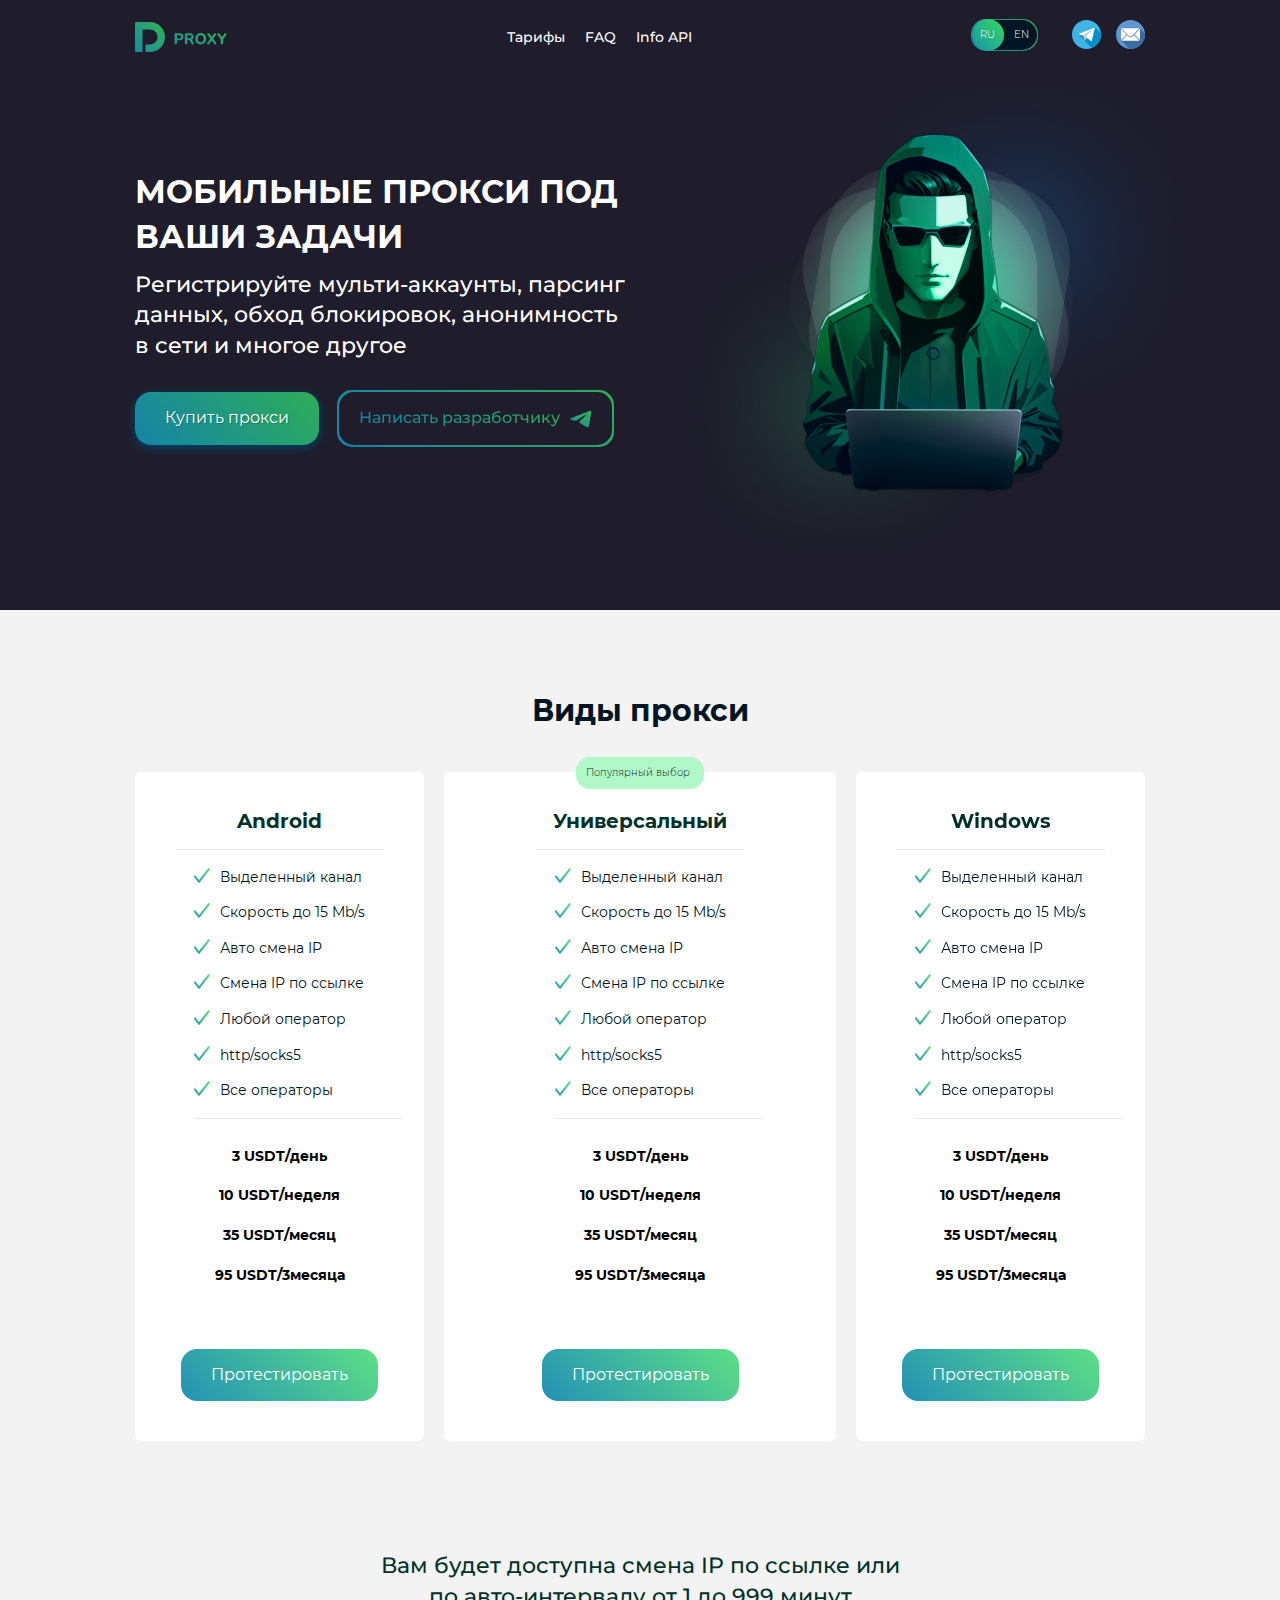
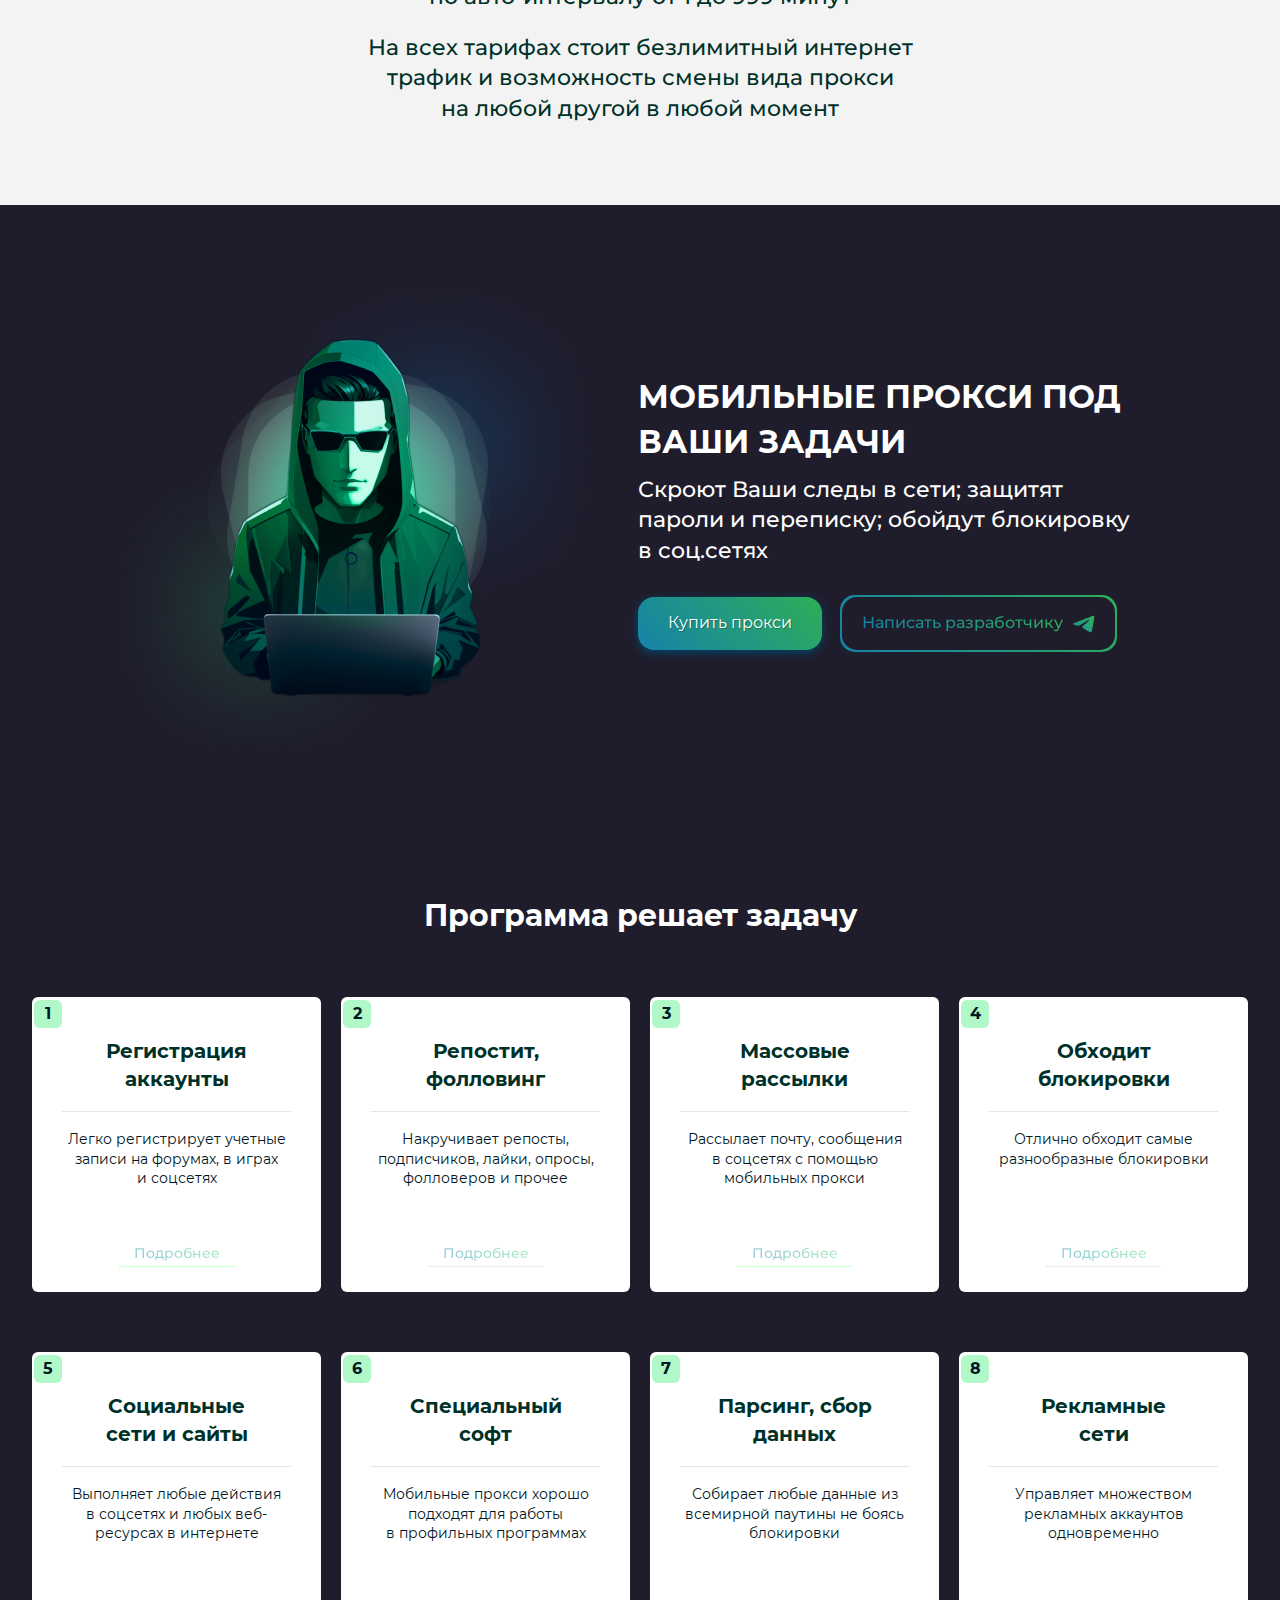
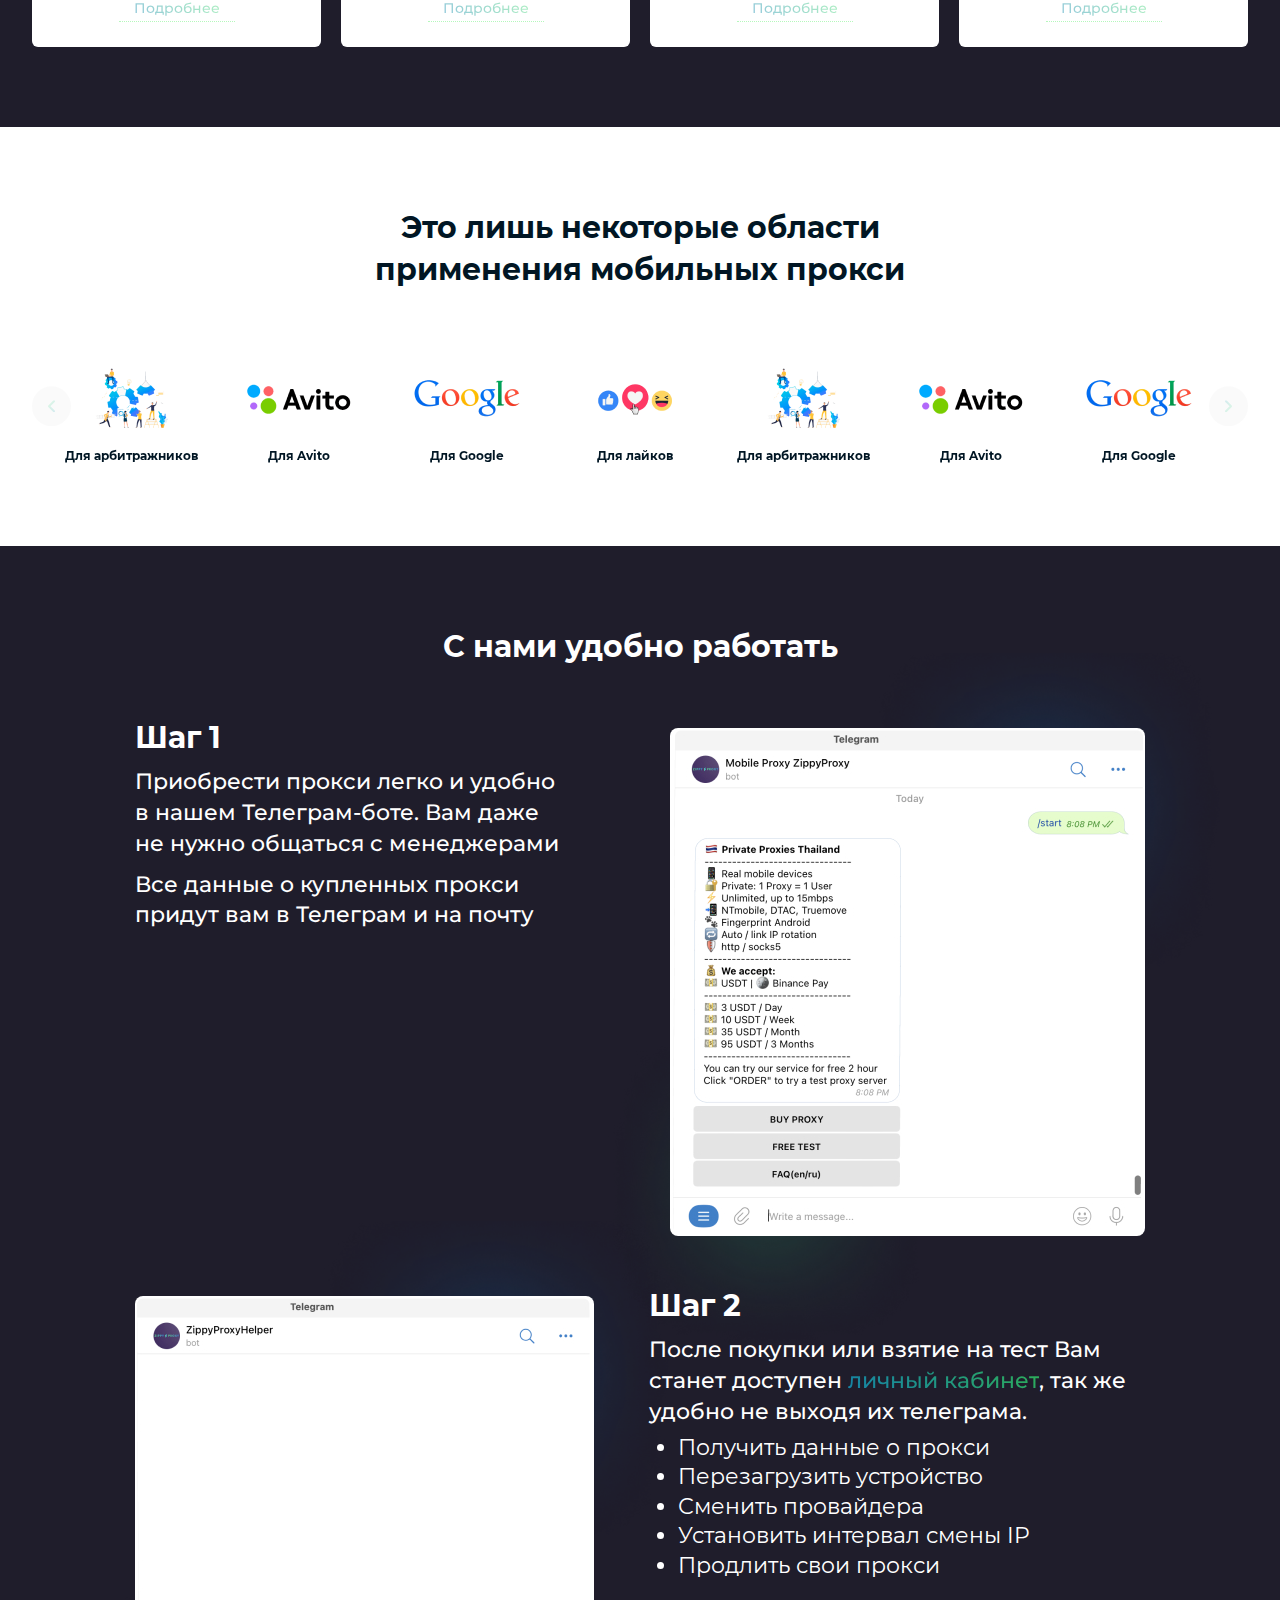
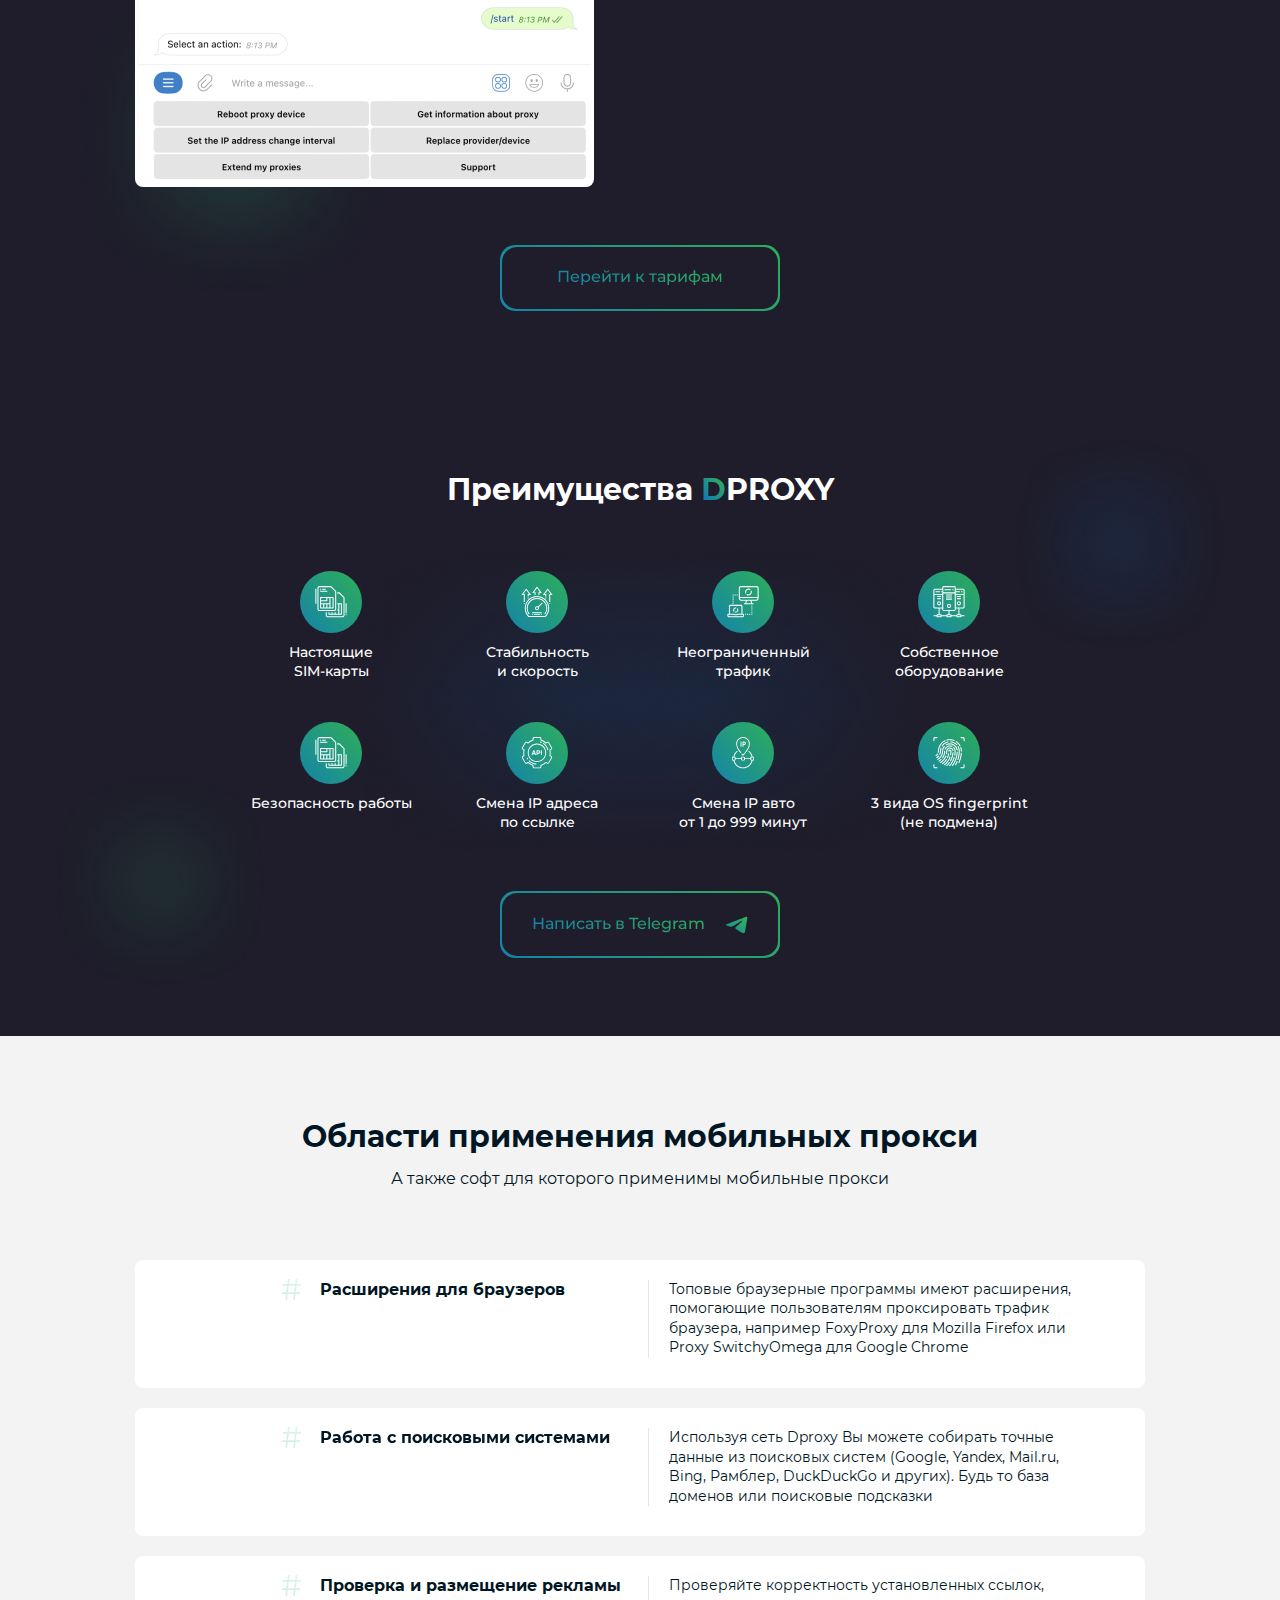
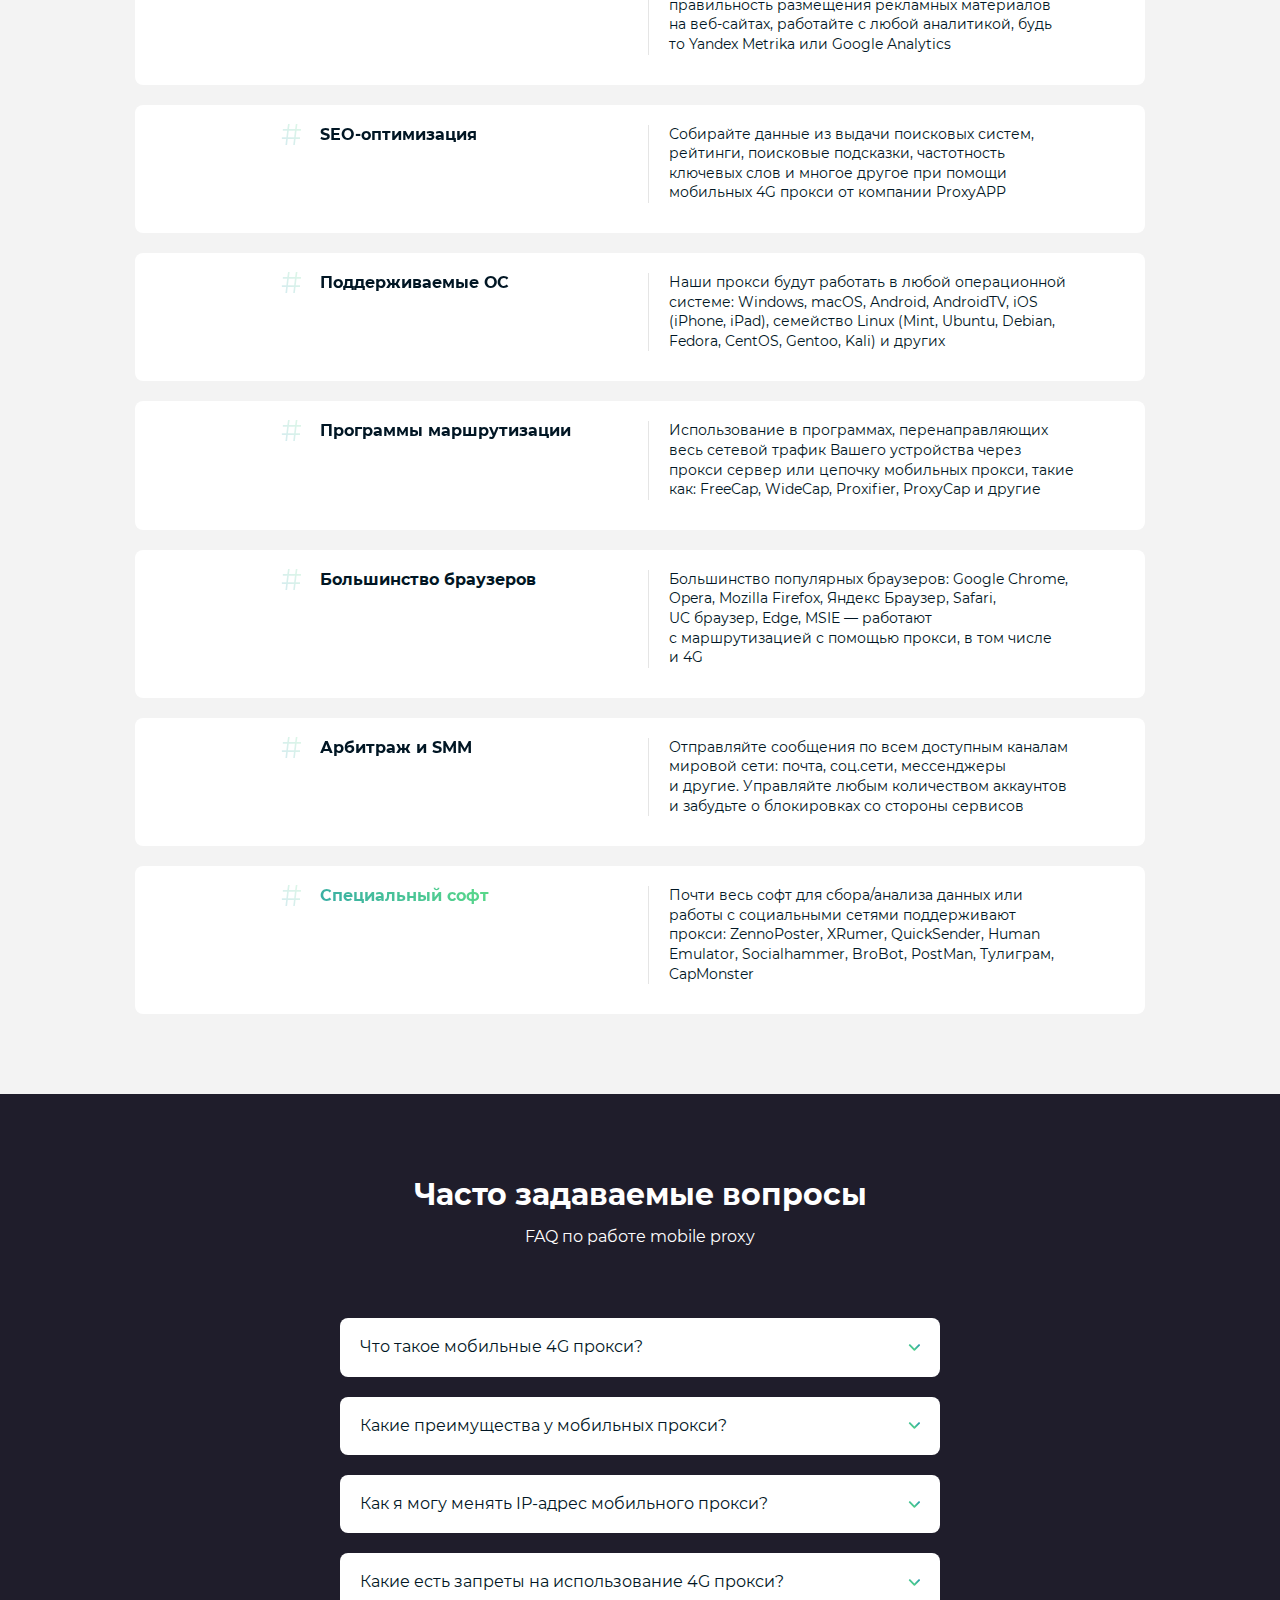
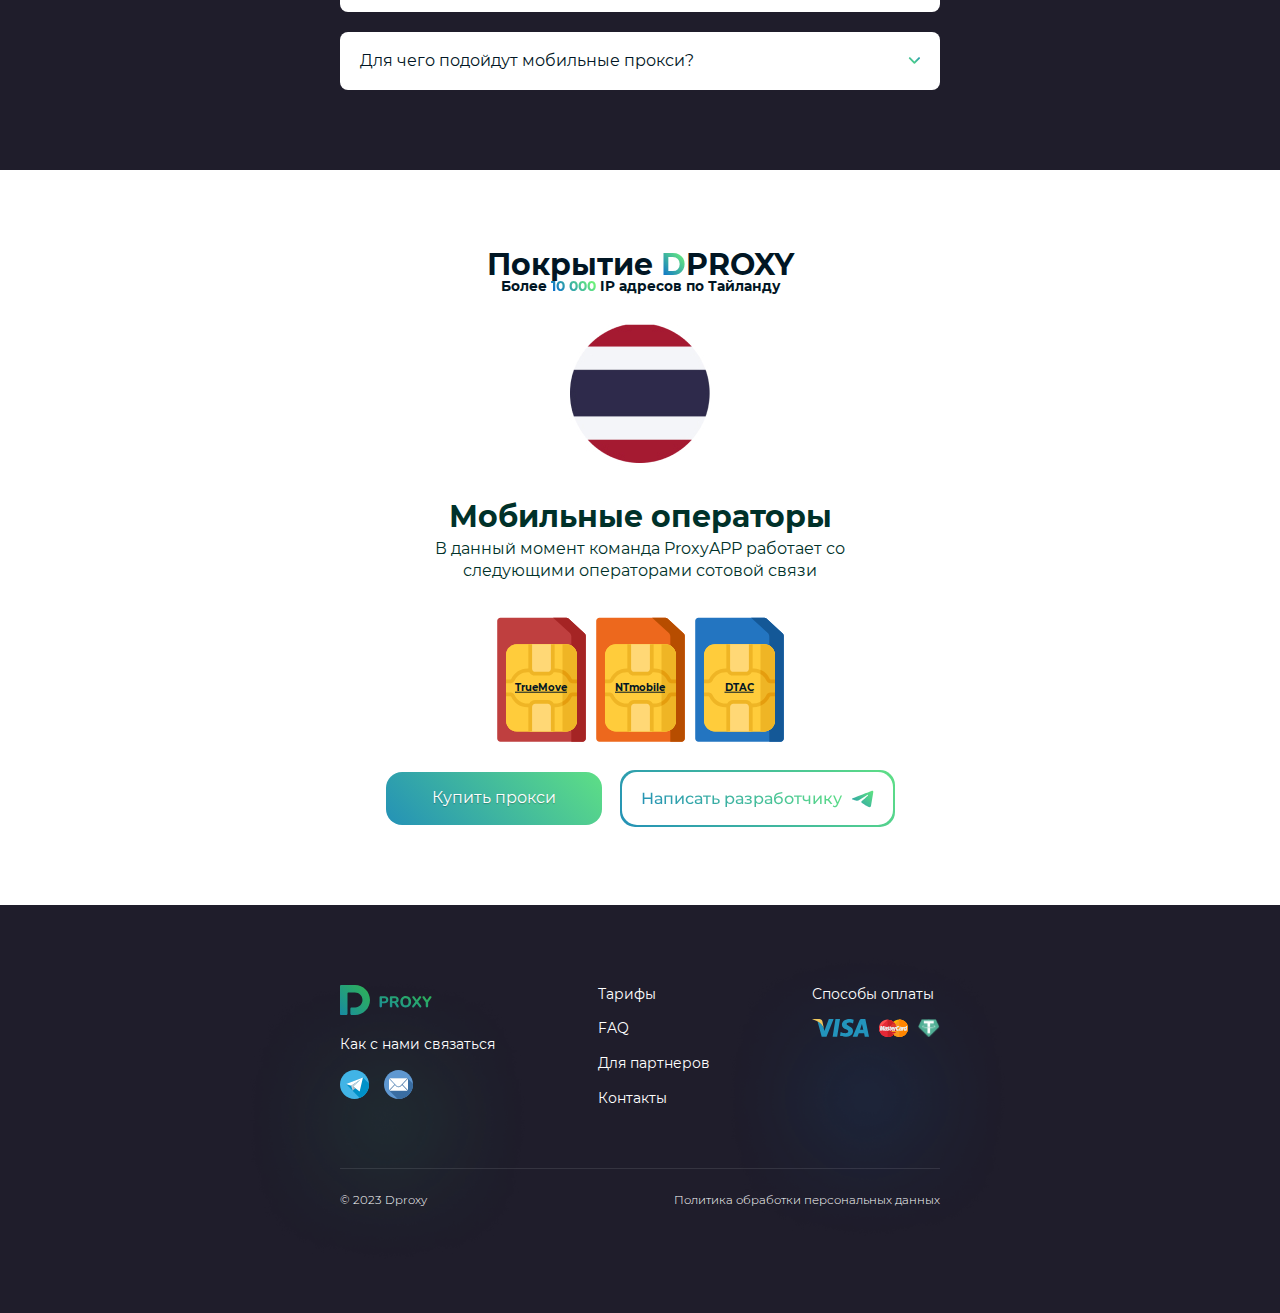
<file: index.html>
<!DOCTYPE html>
<html lang="ru">

<head>
  <meta charset="UTF-8" />
  <meta name="viewport" content="width=device-width, initial-scale=1.0" />
  <title>Dproxy</title>
  <link rel="stylesheet" href="css/swiper-bundle.min.css">
  <link rel="stylesheet" href="css/style.css">



</head>

<body>
  <div class="wrapper">
    <header class="header">
      <div class="container">
        <div class="header__wrapper">
          <a class="logo header__logo" href="index.html" aria-label="Dproxy logo">
          </a>

          <nav class="nav header__nav">
            <button class="header__btn-back btn-reset" aria-label="arrow left to back"></button>
            <ul class="nav__list header__nav-list list-reset">
              <li class="nav__item header__nav-item">
                <a class="nav__link header__nav-link" href="#">
                  Тарифы
                </a>
              </li>

              <li class="nav__item header__nav-item">
                <a class="nav__link header__nav-link" href="#">
                  FAQ
                </a>
              </li>


              <li class="nav__item header__nav-item">
                <a class="nav__link header__nav-link" href="api.html">
                  Info API
                </a>
              </li>
            </ul>

            <ul class="socials header-menu__socials list-reset">
              <li class="socials__item header-menu__socials-item">
                <a class="socials__link socials__link--tg header-menu__socials-link" href="#" aria-label="telegram icon"
                  target="_blank"></a>
              </li>

              <li class="socials__item header-menu__socials-item">
                <a class="socials__link socials__link--mail header-menu__socials-link" href="#" aria-label="mailbox icon"
                  target="_blank"></a>
              </li>
            </ul>

            <div class="lang">
              <img class="lang__img" src="images/lang.svg" alt="lang ball green">
              <button class="lang__btn-change btn-reset">
                <span class="lang__descr">Русский</span>

                <span class="lang__arrow" aria-label="arrow down to choose language">
                </span>
              </button>
              
            </div>

          </nav>

          <div class="header__right">
            <!-- <div class="toggle">
              <input class="toggle-input" type="checkbox">
            </div> -->

            <div class="switch-toggle" aria-checked="false" role="switch">
              <span class="switch-toggle-border"></span>
              <div class="switch-toggle-box"></div>
              <!-- <input type="checkbox" class="switch-toggle-input"> -->
            </div>


            <button class="burger btn-reset" aria-label="burger menu">

            </button>
            <ul class="socials header__socials list-reset">
              <li class="socials__item header__socials-item">
                <a class="socials__link socials__link--tg header__socials-link" href="#" aria-label="telegram icon"
                  target="_blank"></a>
              </li>

              <li class="socials__item header__socials-item">
                <a class="socials__link socials__link--mail header__socials-link" href="#" aria-label="mailbox icon"
                  target="_blank"></a>
              </li>
            </ul>
          </div>
        </div>


      </div>
    </header>

    <main class="main">
      <section class="hero">
        <div class="container">
          <div class="hero__content">
            <div class="hero__info">
              <h1 class="hero__title">Мобильные прокси под ваши задачи
                <span class="visually-hidden">D proxy</span>
              </h1>
              <p class="hero__descr">Регистрируйте мульти-аккаунты, парсинг данных, обход блокировок, анонимность
                в&nbsp;сети и&nbsp;многое другое</p>

              <div class="hero__buttons block-btn">
                <button class="hero__btn btn-reset btn-buyproxy">Купить прокси</button>
                <a class="hero__link link-writetocreator" target="_blank" href="#">
                  <!-- Написать разработчику -->
                  <span class="link-title">Написать разработчику</span>
                  <span class="link-writetocreator__icon">
                    <svg width="22" height="18" viewBox="0 0 22 18" fill="none" xmlns="http://www.w3.org/2000/svg">
                      <path
                        d="M19.4944 0.896432C16.6843 1.98725 4.63506 6.66497 1.30587 7.93988C-0.926842 8.7565 0.380215 9.52217 0.380215 9.52217C0.380215 9.52217 2.2861 10.1346 3.91998 10.5939C5.55363 11.0533 6.42493 10.543 6.42493 10.543L14.1033 5.69424C16.8261 3.9589 16.1727 5.38793 15.5191 6.00055C14.1033 7.32769 11.7616 9.42006 9.80117 11.1045C8.92987 11.819 9.36541 12.4314 9.74681 12.7377C11.1626 13.8606 15.0292 16.1574 15.2468 16.3105C16.3972 17.0738 18.6601 18.1725 19.0042 15.8511L20.3657 7.83799C20.8014 5.13299 21.237 2.63198 21.2913 1.91747C21.4548 0.18192 19.4944 0.896432 19.4944 0.896432Z"
                        fill="url(#paint0_linear_201_2056)" />
                      <defs>
                        <linearGradient id="paint0_linear_201_2056" x1="-9.47591" y1="24.5645" x2="19.0425"
                          y2="-9.49302" gradientUnits="userSpaceOnUse">
                          <stop stop-color="#0A6FCC" />
                          <stop offset="1" stop-color="#3BED4D" stop-opacity="0.75" />
                        </linearGradient>
                      </defs>
                    </svg>

                  </span>
                </a>
              </div>
            </div>
            <div class="hero__img-box">
              <div class="hero__decor-item hero__decor-item--blue decor-item decor-item--blue">

              </div>
              <img class="hero__img" src="images/man.png" alt="man">
              <div class="hero__decor-item hero__decor-item--green decor-item decor-item--green">
              </div>
            </div>
      </section>

      <section class="proxy-types">
        <div class="container">
          <h2 class="proxy-types__title section-title">Виды прокси</h2>
          
          <div class="swiper proxy-types__slider">
            <ul class="proxy-types__slider-container swiper-wrapper proxy-types__items types-list list-reset">
              <li class="swiper-slide types-list__item types-item">
                <h3 class="types-item__head">Android</h3>
  
                <ul class="types-item__list list-reset">
                  <li class="types-item__el">Выделенный канал</li>
                  <li class="types-item__el">Скорость до 15 Mb/s</li>
                  <li class="types-item__el">Авто смена IP</li>
                  <li class="types-item__el">Смена IP по ссылке</li>
                  <li class="types-item__el">Любой оператор</li>
                  <li class="types-item__el">http/socks5</li>
                  <li class="types-item__el">Все операторы</li>
                </ul>
  
                <div class="types-item__payment">
                  <span class="types-item__pay">3 USDT/день</span>
                  <span class="types-item__pay">10 USDT/неделя</span>
                  <span class="types-item__pay">35 USDT/месяц</span>
                  <span class="types-item__pay">95 USDT/3месяца</span>
  
                </div>
  
                <div class="types-item__box">
                  <button class="types-item__button btn-reset">Протестировать</button>
                </div>
              </li>
  
              <li class="swiper-slide types-list__item types-item types-item__main">
                <h3 class="types-item__head">Универсальный</h3>
  
                <ul class="types-item__list list-reset">
                  <li class="types-item__el">Выделенный канал</li>
                  <li class="types-item__el">Скорость до 15 Mb/s</li>
                  <li class="types-item__el">Авто смена IP</li>
                  <li class="types-item__el">Смена IP по ссылке</li>
                  <li class="types-item__el">Любой оператор</li>
                  <li class="types-item__el">http/socks5</li>
                  <li class="types-item__el">Все операторы</li>
                </ul>
  
                <div class="types-item__payment">
                  <span class="types-item__pay">3 USDT/день</span>
                  <span class="types-item__pay">10 USDT/неделя</span>
                  <span class="types-item__pay">35 USDT/месяц</span>
                  <span class="types-item__pay">95 USDT/3месяца</span>
  
                </div>
  
                <div class="types-item__box">
                  <button class="types-item__button btn-reset">Протестировать</button>
                </div>
              </li>
  
  
  
              <li class="swiper-slide types-list__item types-item">
                <h3 class="types-item__head">Windows</h3>
  
                <ul class="types-item__list list-reset">
                  <li class="types-item__el">Выделенный канал</li>
                  <li class="types-item__el">Скорость до 15 Mb/s</li>
                  <li class="types-item__el">Авто смена IP</li>
                  <li class="types-item__el">Смена IP по ссылке</li>
                  <li class="types-item__el">Любой оператор</li>
                  <li class="types-item__el">http/socks5</li>
                  <li class="types-item__el">Все операторы</li>
                </ul>
  
                <div class="types-item__payment">
                  <span class="types-item__pay">3 USDT/день</span>
                  <span class="types-item__pay">10 USDT/неделя</span>
                  <span class="types-item__pay">35 USDT/месяц</span>
                  <span class="types-item__pay">95 USDT/3месяца</span>
  
                </div>
                <div class="types-item__box">
                  <button class="types-item__button btn-reset">Протестировать</button>
                </div>
              </li>
            </ul>

            <div class="swiper-pagination"></div>
          </div>

          <h3 class="proxy-types__subtitle proxy-types__subtitle--1"> Вам будет доступна смена IP по ссылке или
            по авто-интервалу от 1 до 999 минут
          </h3>

          <h3 class="proxy-types__subtitle proxy-types__subtitle--2"> На всех тарифах стоит безлимитный интернет трафик
            и возможность смены вида прокси на любой другой в любой момент
          </h3>
        </div>
      </section>

      <section class="hero proxy">
        <div class="container">
          <div class="hero__content">
            <div class="hero__info">
              <h2 class="hero__title">Мобильные прокси под ваши задачи
                <span class="visually-hidden">D proxy</span>
              </h2>
              <p class="hero__descr">Скроют Ваши следы в сети; защитят пароли и переписку; обойдут блокировку
                в соц.сетях</p>

              <div class="hero__buttons block-btn">
                <button class="hero__btn btn-reset btn-buyproxy">Купить прокси</button>
                <a class="hero__link link-writetocreator" target="_blank" href="#">
                  <!-- Написать разработчику -->
                  <span class="link-title">Написать разработчику</span>
                  <span class="link-writetocreator__icon">
                    <svg width="22" height="18" viewBox="0 0 22 18" fill="none" xmlns="http://www.w3.org/2000/svg">
                      <path
                        d="M19.4944 0.896432C16.6843 1.98725 4.63506 6.66497 1.30587 7.93988C-0.926842 8.7565 0.380215 9.52217 0.380215 9.52217C0.380215 9.52217 2.2861 10.1346 3.91998 10.5939C5.55363 11.0533 6.42493 10.543 6.42493 10.543L14.1033 5.69424C16.8261 3.9589 16.1727 5.38793 15.5191 6.00055C14.1033 7.32769 11.7616 9.42006 9.80117 11.1045C8.92987 11.819 9.36541 12.4314 9.74681 12.7377C11.1626 13.8606 15.0292 16.1574 15.2468 16.3105C16.3972 17.0738 18.6601 18.1725 19.0042 15.8511L20.3657 7.83799C20.8014 5.13299 21.237 2.63198 21.2913 1.91747C21.4548 0.18192 19.4944 0.896432 19.4944 0.896432Z"
                        fill="url(#paint0_linear_201_2056)" />
                      <defs>
                        <linearGradient id="paint0_linear_201_2056" x1="-9.47591" y1="24.5645" x2="19.0425"
                          y2="-9.49302" gradientUnits="userSpaceOnUse">
                          <stop stop-color="#0A6FCC" />
                          <stop offset="1" stop-color="#3BED4D" stop-opacity="0.75" />
                        </linearGradient>
                      </defs>
                    </svg>

                  </span>
                </a>
              </div>
            </div>
            <div class="hero__img-box">
              <div class="hero__decor-item hero__decor-item--blue decor-item decor-item--blue">

              </div>
              <img class="hero__img" src="images/man.png" alt="man">
              <div class="hero__decor-item hero__decor-item--green decor-item decor-item--green">
              </div>
            </div>
      </section>

      <section class="help">
        <div class="container-big">
          <h2 class="help__title section-title section-title--light">Программа решает задачу</h2>

          <div class="swiper help__slider">
            <ul class="swiper-wrapper help__items list-reset">
              <li class="swiper-slide help__item">
                <div class="help__item-card">
                  <h3 class="help__item-title">Регистрация
                    аккаунты</h3>
  
                  <p class="help__item-descr">Легко регистрирует учетные записи на форумах, в играх и соцсетях</p>
  
  
                  <button class="help__item-btn btn-reset">
                    <span>Подробнее</span>
                  </button>
                </div>
  
              </li>
  
              <li class="swiper-slide help__item">
                <div class="help__item-card">
                  <h3 class="help__item-title">Репостит,
                    фолловинг</h3>
  
                  <p class="help__item-descr">Накручивает репосты,
                    подписчиков, лайки,
                    опросы, фолловеров и прочее</p>
  
  
                  <button class="help__item-btn btn-reset">
                    <span>Подробнее</span>
                  </button>
                </div>
              </li>
  
  
              <li class="swiper-slide help__item">
                <div class="help__item-card">
                  <h3 class="help__item-title">Массовые
                    рассылки</h3>
  
                  <p class="help__item-descr">Рассылает почту,
                    сообщения в соцсетях с помощью мобильных прокси</p>
  
  
                  <button class="help__item-btn btn-reset">
                    <span>Подробнее</span>
                  </button>
                </div>
  
              </li>
  
              <li class="swiper-slide help__item">
                <div class="help__item-card">
                  <h3 class="help__item-title">Обходит
                    блокировки</h3>
  
                  <p class="help__item-descr">Отлично обходит самые
                    разнообразные блокировки</p>
  
  
                  <button class="help__item-btn btn-reset">
                    <span>Подробнее</span>
                  </button>
                </div>
  
              </li>
  
  
              <li class="swiper-slide help__item">
                <div class="help__item-card">
                  <h3 class="help__item-title">Социальные
                    сети и сайты</h3>
  
                  <p class="help__item-descr">Выполняет любые
                    действия в соцсетях и любых веб-ресурсах в интернете</p>
  
  
                  <button class="help__item-btn btn-reset">
                    <span>Подробнее</span>
                  </button>
                </div>
              </li>
  
  
              <li class="swiper-slide help__item">
                <div class="help__item-card">
                  <h3 class="help__item-title">Специальный
                    софт</h3>
  
                  <p class="help__item-descr">Мобильные прокси хорошо подходят для работы в профильных программах</p>
  
  
                  <button class="help__item-btn btn-reset">
                    <span>Подробнее</span>
                  </button>
                </div>
              </li>
  
  
              <li class="swiper-slide help__item">
                <div class="help__item-card">
                  <h3 class="help__item-title">Парсинг, сбор
                    данных</h3>
  
                  <p class="help__item-descr">Собирает любые данные из всемирной паутины не боясь блокировки</p>
  
  
                  <button class="help__item-btn btn-reset">
                    <span>Подробнее</span>
                  </button>
                </div>
              </li>
  
  
              <li class="swiper-slide help__item">
                <div class="help__item-card">
                  <h3 class="help__item-title">Рекламные
                    сети</h3>
  
                  <p class="help__item-descr">Управляет множеством рекламных аккаунтов одновременно</p>
  
  
                  <button class="help__item-btn btn-reset">
                    <span>Подробнее</span>
                  </button>
                </div>
  
              </li>
            </ul>

          </div>



        </div>
      </section>

      <section class="apply">
        <div class="container-big">
          <h2 class="apply__title section-title">Это лишь некоторые области применения мобильных прокси</h2>

          <div class="apply__box swiper">
            <div class="apply__slider swiper-wrapper">
              <div class="apply__item swiper-slide">
                <img class="apply__item-img" src="images/apply-arb.png" alt="arbitials">
                <span class="apply__item-descr">Для арбитражников</span>
              </div>

              <div class="apply__item swiper-slide">
                <img class="apply__item-img" src="images/apply-avito.png" alt="avito">
                <span class="apply__item-descr">Для Avito</span>
              </div>

              <div class="apply__item swiper-slide">
                <img class="apply__item-img" src="images/apply-google.png" alt="google">
                <span class="apply__item-descr">Для Google</span>
              </div>

              <div class="apply__item swiper-slide">
                <img class="apply__item-img" src="images/apply-likes.png" alt="like">
                <span class="apply__item-descr">Для лайков</span>
              </div>

              <div class="apply__item swiper-slide">
                <img class="apply__item-img" src="images/apply-arb.png" alt="arbitials">
                <span class="apply__item-descr">Для арбитражников</span>
              </div>

              <div class="apply__item swiper-slide">
                <img class="apply__item-img" src="images/apply-avito.png" alt="avito">
                <span class="apply__item-descr">Для Avito</span>
              </div>

              <div class="apply__item swiper-slide">
                <img class="apply__item-img" src="images/apply-google.png" alt="google">
                <span class="apply__item-descr">Для Google</span>
              </div>

              <div class="apply__item swiper-slide">
                <img class="apply__item-img" src="images/apply-likes.png" alt="like">
                <span class="apply__item-descr">Для лайков</span>
              </div>

              <div class="apply__item swiper-slide">
                <img class="apply__item-img" src="images/apply-arb.png" alt="arbitials">
                <span class="apply__item-descr">Для арбитражников</span>
              </div>

              <div class="apply__item swiper-slide">
                <img class="apply__item-img" src="images/apply-avito.png" alt="avito">
                <span class="apply__item-descr">Для Avito</span>
              </div>

              <div class="apply__item swiper-slide">
                <img class="apply__item-img" src="images/apply-google.png" alt="google">
                <span class="apply__item-descr">Для Google</span>
              </div>

              <div class="apply__item swiper-slide">
                <img class="apply__item-img" src="images/apply-likes.png" alt="like">
                <span class="apply__item-descr">Для лайков</span>
              </div>

              <div class="apply__item swiper-slide">
                <img class="apply__item-img" src="images/apply-arb.png" alt="arbitials">
                <span class="apply__item-descr">Для арбитражников</span>
              </div>

              <div class="apply__item swiper-slide">
                <img class="apply__item-img" src="images/apply-avito.png" alt="avito">
                <span class="apply__item-descr">Для Avito</span>
              </div>

              <div class="apply__item swiper-slide">
                <img class="apply__item-img" src="images/apply-google.png" alt="google">
                <span class="apply__item-descr">Для Google</span>
              </div>

              <div class="apply__item swiper-slide">
                <img class="apply__item-img" src="images/apply-likes.png" alt="like">
                <span class="apply__item-descr">Для лайков</span>
              </div>

            </div>

            <div class="swiper-button-prev"></div>
            <div class="swiper-button-next"></div>
          </div>


        </div>
      </section>



      <section class="work">
        <div class="container">
          <h2 class="work__title section-title section-title--light">С нами удобно работать</h2>
          <div class="work__inner">
            <div class="work__row work__row--1">
              <div class="work__row-text row-text--1">
                <div class="work__row-head">Шаг 1</div>
                <p class="work__row-descr">Приобрести прокси легко и удобно в нашем Телеграм-боте. Вам даже не нужно
                  общаться с менеджерами</p>
                <p class="work__row-descr">Все данные о купленных прокси придут вам в Телеграм и на почту</p>
              </div>
              <div class="work__row-box">
                <img class="work__row-image" src="images/work-1.jpg" alt="step 1 instruction img">
              </div>
            </div>

            <div class="work__row work__row--2">
              <div class="work__row-box">
                <img class="work__row-image" src="images/work-2.jpg" alt="step 1 instruction img">
              </div>

              <div class="work__row-text">
                <div class="work__row-head">Шаг 2</div>
                <p class="work__row-descr">После покупки или взятие на тест Вам станет доступен <span>личный
                    кабинет</span>, так же удобно не выходя их телеграма.</p>
                <ul class="work__row-list">
                  <li class="work__row-item">Получить данные о прокси</li>
                  <li class="work__row-item">Перезагрузить устройство</li>
                  <li class="work__row-item">Сменить провайдера</li>
                  <li class="work__row-item">Установить интервал смены IP</li>
                  <li class="work__row-item">Продлить свои прокси</li>
                </ul>
              </div>
            </div>

            <div class="work__link-box link-box">
              <a class="link-writetocreator work__link" href="#">
                <span class="link-title">Перейти к тарифам</span>
              </a>
            </div>

          </div>
        </div>

      </section>

      <section class="advantages">
        <div class="advantages__container">
          <h2 class="advantages__title section-title section-title--light">Преимущества <span
              class="title--decoration">D</span>PROXY</h2>

          <ul class="advantages__items list-reset">
            <li class="advantages__item">
              <div class="advantages__item-el">
                <span class="advantages__item-bg advantages__item-bg--1"></span>
              </div>
              <div class="advantages__item-descr">Настоящие <br> SIM-карты</div>
            </li>

            <li class="advantages__item">
              <div class="advantages__item-el">
                <span class="advantages__item-bg advantages__item-bg--2"></span>
              </div>
              <div class="advantages__item-descr">Стабильность и скорость</div>
            </li>

            <li class="advantages__item">
              <div class="advantages__item-el">
                <span class="advantages__item-bg advantages__item-bg--3"></span>
              </div>
              <div class="advantages__item-descr">Неограниченный
                трафик</div>
            </li>

            <li class="advantages__item">
              <div class="advantages__item-el">
                <span class="advantages__item-bg advantages__item-bg--4"></span>
              </div>
              <div class="advantages__item-descr">Собственное
                оборудование</div>
            </li>

            <li class="advantages__item">
              <div class="advantages__item-el">
                <span class="advantages__item-bg advantages__item-bg--5"></span>
              </div>
              <div class="advantages__item-descr">Безопасность
                работы</div>
            </li>

            <li class="advantages__item">
              <div class="advantages__item-el">
                <span class="advantages__item-bg advantages__item-bg--6"></span>
              </div>
              <div class="advantages__item-descr">Смена IP адреса <br>
                по ссылке</div>
            </li>

            <li class="advantages__item">
              <div class="advantages__item-el">
                <span class="advantages__item-bg advantages__item-bg--7"></span>
              </div>
              <div class="advantages__item-descr">Смена IP авто <br>
                от 1 до 999 минут</div>
            </li>

            <li class="advantages__item">
              <div class="advantages__item-el">
                <span class="advantages__item-bg advantages__item-bg--8"></span>
              </div>
              <div class="advantages__item-descr">3 вида OS fingerprint <br>
                (не подмена)</div>
            </li>
          </ul>

          <div class="advantages-box link-box">
            <a class="link-writetocreator advantages__link" href="#">
              <span class="link-title">Написать в Telegram</span>
              <span class="link-writetocreator__icon">
                <svg width="22" height="18" viewBox="0 0 22 18" fill="none" xmlns="http://www.w3.org/2000/svg">
                  <path
                    d="M19.4944 0.896432C16.6843 1.98725 4.63506 6.66497 1.30587 7.93988C-0.926842 8.7565 0.380215 9.52217 0.380215 9.52217C0.380215 9.52217 2.2861 10.1346 3.91998 10.5939C5.55363 11.0533 6.42493 10.543 6.42493 10.543L14.1033 5.69424C16.8261 3.9589 16.1727 5.38793 15.5191 6.00055C14.1033 7.32769 11.7616 9.42006 9.80117 11.1045C8.92987 11.819 9.36541 12.4314 9.74681 12.7377C11.1626 13.8606 15.0292 16.1574 15.2468 16.3105C16.3972 17.0738 18.6601 18.1725 19.0042 15.8511L20.3657 7.83799C20.8014 5.13299 21.237 2.63198 21.2913 1.91747C21.4548 0.18192 19.4944 0.896432 19.4944 0.896432Z"
                    fill="url(#paint0_linear_201_2056)" />
                  <defs>
                    <linearGradient id="paint0_linear_201_2056" x1="-9.47591" y1="24.5645" x2="19.0425" y2="-9.49302"
                      gradientUnits="userSpaceOnUse">
                      <stop stop-color="#0A6FCC" />
                      <stop offset="1" stop-color="#3BED4D" stop-opacity="0.75" />
                    </linearGradient>
                  </defs>
                </svg>

              </span>
            </a>
          </div>
        </div>

      </section>

      <section class="areas">
        <div class="container">
          <h2 class="areas__title section-title">
            Области применения мобильных прокси
            <span class="section-title--sub">А
              также софт для которого применимы мобильные прокси
            </span>
          </h2>

          <div class="swiper areas__slider">
            
            <div class="swiper-wrapper areas__items">
              <div class="swiper-slide areas__item">
                <h3 class="areas__item-title">Расширения для браузеров</h3>

                <p class="areas__item-descr">Топовые браузерные программы имеют расширения, помогающие пользователям
                  проксировать трафик браузера, например FoxyProxy для Mozilla Firefox или Proxy SwitchyOmega для Google
                  Chrome</p>
              </div>

              <div class="swiper-slide areas__item">
                <h3 class="areas__item-title">Работа с поисковыми системами</h3>

                <p class="areas__item-descr">Используя сеть Dproxy Вы можете собирать точные данные из поисковых систем
                  (Google, Yandex, Mail.ru, Bing, Рамблер, DuckDuckGo и других). Будь то база доменов или поисковые
                  подсказки</p>
              </div>

              <div class="swiper-slide areas__item">
                <h3 class="areas__item-title">Проверка и размещение рекламы</h3>

                <p class="areas__item-descr">Проверяйте корректность установленных ссылок, правильность размещения
                  рекламных материалов на веб-сайтах, работайте с любой аналитикой, будь то Yandex Metrika или Google
                  Analytics</p>
              </div>

              <div class="swiper-slide areas__item">
                <h3 class="areas__item-title">SEO-оптимизация</h3>

                <p class="areas__item-descr">Собирайте данные из выдачи поисковых систем, рейтинги, поисковые подсказки,
                  частотность ключевых слов и многое другое при помощи мобильных 4G прокси от компании ProxyAPP</p>
              </div>


              <div class="swiper-slide areas__item">
                <h3 class="areas__item-title">Поддерживаемые ОС</h3>

                <p class="areas__item-descr">Наши прокси будут работать в любой операционной системе: Windows, macOS,
                  Android, AndroidTV, iOS (iPhone, iPad), семейство Linux (Mint, Ubuntu, Debian, Fedora, CentOS, Gentoo,
                  Kali) и других</p>
              </div>


              <div class="swiper-slide areas__item">
                <h3 class="areas__item-title">Программы маршрутизации</h3>

                <p class="areas__item-descr">Использование в программах, перенаправляющих весь сетевой трафик Вашего
                  устройства через прокси сервер или цепочку мобильных прокси, такие как: FreeCap, WideCap, Proxifier,
                  ProxyCap и другие</p>
              </div>

              <div class="swiper-slide areas__item">
                <h3 class="areas__item-title">Большинство браузеров</h3>

                <p class="areas__item-descr">Большинство популярных браузеров: Google Chrome, Opera, Mozilla Firefox,
                  Яндекс Браузер, Safari, UC браузер, Edge, MSIE — работают с маршрутизацией с помощью прокси, в том числе
                  и 4G</p>
              </div>

              <div class="swiper-slide areas__item">
                <h3 class="areas__item-title">Арбитраж и SMM</h3>

                <p class="areas__item-descr">Отправляйте сообщения по всем доступным каналам мировой сети: почта,
                  соц.сети, мессенджеры и другие. Управляйте любым количеством аккаунтов и забудьте о блокировках
                  со стороны сервисов</p>
              </div>

              <div class="swiper-slide areas__item">
                <h3 class="areas__item-title areas__item-title--decor">Специальный софт</h3>

                <p class="areas__item-descr">Почти весь софт для сбора/анализа данных или работы с социальными сетями
                  поддерживают прокси: ZennoPoster, XRumer, QuickSender, Human Emulator, Socialhammer, BroBot, PostMan,
                  Тулиграм, CapMonster</p>
              </div>


            </div>
          </div>

        </div>
      </section>

      <section class="faq">
        <div class="faq__container">
          <h2 class="faq__title section-title section-title--light">Часто задаваемые вопросы <span
              class="section-title--sub">FAQ по работе mobile
              proxy</span></h2>

          <div class="accordion">
            <button class="accordion__switch btn-reset" aria-expanded="false">
              <h3 class="accordion__title">Что такое мобильные 4G прокси?</h3>

              <span class="accordion__icon"></span>
            </button>

            <div class="accordion__content" aria-hidden="true">
              <p class="accordion__text">
                4G прокси, как и классические прокси, — пропускают через себя поток данных от пользователя к серверу
                и получают ответный запрос. Мобильные прокси задействуют множество IP, используемые, в основном, для
                мобильных девайсов. Такие IP-адреса постоянно меняются и не вызывают со стороны сервера подозрений,
                т. к. ими пользуются сотни и тысячи пользователей. У сервера площадки не возникает сомнений, что запрос
                делает обычный человек, а не робот, поэтому сервер смягчает для них ограничения
              </p>
            </div>

          </div>

          <div class="accordion">
            <button class="accordion__switch btn-reset" aria-expanded="false">
              <h3 class="accordion__title">Какие преимущества у мобильных прокси?</h3>

              <span class="accordion__icon"></span>
            </button>

            <div class="accordion__content" aria-hidden="true">
              <p class="accordion__text">
                4G прокси, как и классические прокси, — пропускают через себя поток данных от пользователя к серверу
                и получают ответный запрос. Мобильные прокси задействуют множество IP, используемые, в основном, для
                мобильных девайсов. Такие IP-адреса постоянно меняются и не вызывают со стороны сервера подозрений,
                т. к. ими пользуются сотни и тысячи пользователей. У сервера площадки не возникает сомнений, что запрос
                делает обычный человек, а не робот, поэтому сервер смягчает для них ограничения
              </p>
            </div>

          </div>


          <div class="accordion">
            <button class="accordion__switch btn-reset" aria-expanded="false">
              <h3 class="accordion__title">Как я могу менять IP-адрес мобильного прокси?</h3>

              <span class="accordion__icon"></span>
            </button>

            <div class="accordion__content" aria-hidden="true">
              <p class="accordion__text">
                4G прокси, как и классические прокси, — пропускают через себя поток данных от пользователя к серверу
                и получают ответный запрос. Мобильные прокси задействуют множество IP, используемые, в основном, для
                мобильных девайсов. Такие IP-адреса постоянно меняются и не вызывают со стороны сервера подозрений,
                т. к. ими пользуются сотни и тысячи пользователей. У сервера площадки не возникает сомнений, что запрос
                делает обычный человек, а не робот, поэтому сервер смягчает для них ограничения
              </p>
            </div>

          </div>


          <div class="accordion">
            <button class="accordion__switch btn-reset" aria-expanded="false">
              <h3 class="accordion__title">Какие есть запреты на использование 4G прокси?</h3>

              <span class="accordion__icon"></span>
            </button>

            <div class="accordion__content" aria-hidden="true">
              <p class="accordion__text">
                4G прокси, как и классические прокси, — пропускают через себя поток данных от пользователя к серверу
                и получают ответный запрос. Мобильные прокси задействуют множество IP, используемые, в основном, для
                мобильных девайсов. Такие IP-адреса постоянно меняются и не вызывают со стороны сервера подозрений,
                т. к. ими пользуются сотни и тысячи пользователей. У сервера площадки не возникает сомнений, что запрос
                делает обычный человек, а не робот, поэтому сервер смягчает для них ограничения
              </p>
            </div>

          </div>

          <div class="accordion">
            <button class="accordion__switch btn-reset" aria-expanded="false">
              <h3 class="accordion__title">Для чего подойдут мобильные прокси?</h3>

              <span class="accordion__icon">


              </span>
            </button>

            <div class="accordion__content" aria-hidden="true">
              <p class="accordion__text">
                4G прокси, как и классические прокси, — пропускают через себя поток данных от пользователя к серверу
                и получают ответный запрос. Мобильные прокси задействуют множество IP, используемые, в основном, для
                мобильных девайсов. Такие IP-адреса постоянно меняются и не вызывают со стороны сервера подозрений,
                т. к. ими пользуются сотни и тысячи пользователей. У сервера площадки не возникает сомнений, что запрос
                делает обычный человек, а не робот, поэтому сервер смягчает для них ограничения
              </p>
            </div>

          </div>
        </div>
      </section>

      <section class="mobile">
        <div class="mobile__container">
          <h2 class="mobile__title section-title">
            Покрытие <span class="title--decoration">D</span>PROXY
            <span class="mobile__subtitle section-title--sub">Более <span class="title--decoration">10 000</span> IP
              адресов по Тайланду</span>
          </h2>

          <img class="mobile__img" src="images/thai-flag.jpg" alt="thailand flag">

          <h3 class="mobile__heading">Мобильные операторы
            <span class="mobile__heading-subtitle">В данный момент команда ProxyAPP работает со следующими операторами
              сотовой связи</span>
          </h3>

          <ul class="mobile__items list-reset">
            <li class="mobile__item mobile__item--1">
              <span>TrueMove</span>
            </li>
            <li class="mobile__item mobile__item--2">
              <span>NTmobile</span>
            </li>
            <li class="mobile__item mobile__item--3">
              <span>DTAC</span>
            </li>
          </ul>

          <div class="block-btn mobile__buttons">
            <button class="mobile__btn btn-reset btn-buyproxy">Купить прокси</button>
            <a class="mobile__link link-writetocreator" target="_blank" href="#">
              <!-- Написать разработчику -->
              <span class="link-title">Написать разработчику</span>
              <span class="link-writetocreator__icon">
                <svg width="22" height="18" viewBox="0 0 22 18" fill="none" xmlns="http://www.w3.org/2000/svg">
                  <path
                    d="M19.4944 0.896432C16.6843 1.98725 4.63506 6.66497 1.30587 7.93988C-0.926842 8.7565 0.380215 9.52217 0.380215 9.52217C0.380215 9.52217 2.2861 10.1346 3.91998 10.5939C5.55363 11.0533 6.42493 10.543 6.42493 10.543L14.1033 5.69424C16.8261 3.9589 16.1727 5.38793 15.5191 6.00055C14.1033 7.32769 11.7616 9.42006 9.80117 11.1045C8.92987 11.819 9.36541 12.4314 9.74681 12.7377C11.1626 13.8606 15.0292 16.1574 15.2468 16.3105C16.3972 17.0738 18.6601 18.1725 19.0042 15.8511L20.3657 7.83799C20.8014 5.13299 21.237 2.63198 21.2913 1.91747C21.4548 0.18192 19.4944 0.896432 19.4944 0.896432Z"
                    fill="url(#paint0_linear_201_2056)" />
                  <defs>
                    <linearGradient id="paint0_linear_201_2056" x1="-9.47591" y1="24.5645" x2="19.0425" y2="-9.49302"
                      gradientUnits="userSpaceOnUse">
                      <stop stop-color="#0A6FCC" />
                      <stop offset="1" stop-color="#3BED4D" stop-opacity="0.75" />
                    </linearGradient>
                  </defs>
                </svg>

              </span>
            </a>
          </div>
        </div>



      </section>


    </main>

    <footer class="footer">
      <div class="footer__container">
        <div class="footer-top">
          <div class="footer-columns">
            <div class="footer-column footer-socials">
              <a class="logo footer__logo" href="#"></a>

              <address class="footer__adress">
                <div class="footer-socials__head">
                  Как с нами связаться
                </div>

                <ul class="socials footer__socials list-reset">
                  <li class="socials__item footer__socials-item">
                    <a class="socials__link socials__link--tg footer__socials-link" href="#"
                      aria-label="telegram icon"></a>
                  </li>

                  <li class="socials__item footer__socials-item">
                    <a class="socials__link socials__link--mail footer__socials-link" href="#"
                      aria-label="mailbox icon"></a>
                  </li>
                </ul>
              </address>
            </div>
            <div class="footer-column footer-column--socials">
              <ul class="footer__list list-reset">
                <li class="footer__item">
                  <a class="footer__link" href="">Тарифы</a>
                </li>

                <li class="footer__item">
                  <a class="footer__link" href="">FAQ</a>
                </li>

                <li class="footer__item">
                  <a class="footer__link" href="">Для партнеров</a>
                </li>

                <li class="footer__item">
                  <a class="footer__link" href="">Контакты</a>
                </li>
              </ul>
            </div>

            <div class="footer-column">
              <div class="footer-top__payment footer-payment">
                <div class="footer-payment__head">
                  Способы оплаты
                </div>

                <ul class="footer__payment-list list-reset">
                  <li class="footer__payment-item">
                    <a class="footer__payment-link footer__payment-link--visa" href="#" aria-label="visa icon"></a>
                  </li>

                  <li class="footer__payment-item">
                    <a class="footer__payment-link footer__payment-link--mc" href="#" aria-label="mastercard icon"></a>
                  </li>

                  <li class="footer__payment-item">
                    <a class="footer__payment-link footer__payment-link--t" href="#" aria-label="t icon"></a>
                  </li>
                </ul>


              </div>
            </div>

            <div class="footer-column--mobile">
              <address class="footer__adress-mobile">
                <div class="footer-socials__head">
                  Как с нами связаться
                </div>

                <ul class="socials footer__socials list-reset">
                  <li class="socials__item footer__socials-item">
                    <a class="socials__link socials__link--tg footer__socials-link" href="#"
                      aria-label="telegram icon"></a>
                  </li>

                  <li class="socials__item footer__socials-item">
                    <a class="socials__link socials__link--mail footer__socials-link" href="#"
                      aria-label="mailbox icon"></a>
                  </li>
                </ul>
              </address>
            </div>

          </div>


        </div>

        <div class="footer-bottom">
          <small class="footer-bottom__copy">
            © 2023 Dproxy
          </small>

          <small class="footer-bottom__text">
            Политика обработки персональных данных
          </small>
        </div>
        <h4 class="visually-hidden">Made by Alexey Svistunov</h4>
        <div class="visually-hidden" class="author">Author: made by Alex Svistunov</div>

      </div>
    </footer>
  </div>
  <script src="js/swiper-bundle.min.js"></script>
  <script src="js/script.js"></script>
</body>

</html>
</file>
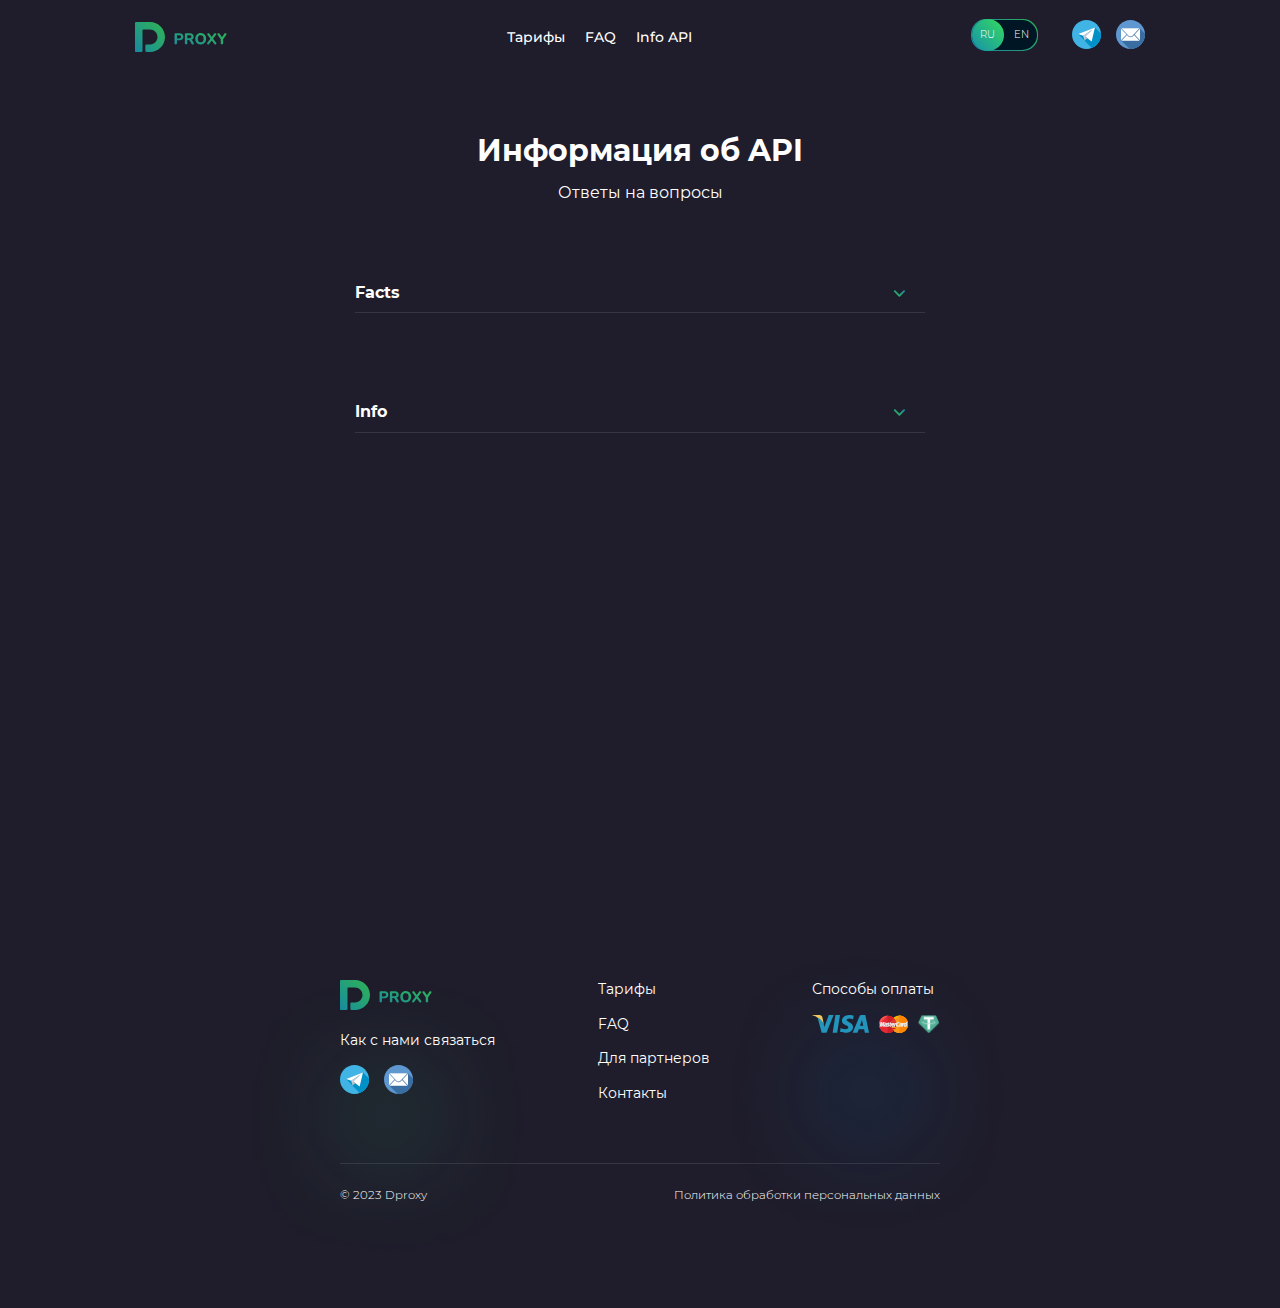
<file: api.html>
<!DOCTYPE html>
<html lang="en">
  <head>
    <meta charset="UTF-8" />
    <meta name="viewport" content="width=device-width, initial-scale=1.0" />
    <title>Document</title>
    <link rel="stylesheet" href="css/style.css"/>
  </head>
  <body>
    <div class="wrapper">
      <header class="header">
        <div class="container">
          <div class="header__wrapper">
            <a class="logo header__logo" href="index.html" aria-label="Dproxy logo"> </a>

            <nav class="nav header__nav">
              <button
                class="header__btn-back btn-reset"
                aria-label="arrow left to back"
              ></button>
              <ul class="nav__list header__nav-list list-reset">
                <li class="nav__item header__nav-item">
                  <a class="nav__link header__nav-link" href="#"> Тарифы </a>
                </li>

                <li class="nav__item header__nav-item">
                  <a class="nav__link header__nav-link" href="#"> FAQ </a>
                </li>

                <li class="nav__item header__nav-item">
                  <a class="nav__link header__nav-link" href="api.html"> Info API </a>
                </li>
              </ul>

              <ul class="socials header-menu__socials list-reset">
                <li class="socials__item header-menu__socials-item">
                  <a
                    class="socials__link socials__link--tg header-menu__socials-link"
                    href="#"
                    aria-label="telegram icon"
                    target="_blank"
                  ></a>
                </li>

                <li class="socials__item header-menu__socials-item">
                  <a
                    class="socials__link socials__link--mail header-menu__socials-link"
                    href="#"
                    aria-label="mailbox icon"
                    target="_blank"
                  ></a>
                </li>
              </ul>

              <div class="lang">
                <img
                  class="lang__img"
                  src="images/lang.svg"
                  alt="lang ball green"
                />
                <span class="lang__descr">Русский</span>
                <button
                  class="lang__btn-arrow btn-reset"
                  aria-label="arrow down to choose language"
                ></button>
              </div>
            </nav>

            <div class="header__right">
              <!-- <div class="toggle">
              <input class="toggle-input" type="checkbox">
            </div> -->

              <div class="switch-toggle" aria-checked="false" role="switch">
                <span class="switch-toggle-border"></span>
                <div class="switch-toggle-box"></div>
                <!-- <input type="checkbox" class="switch-toggle-input"> -->
              </div>

              <button
                class="burger btn-reset"
                aria-label="burger menu"
              ></button>
              <ul class="socials header__socials list-reset">
                <li class="socials__item header__socials-item">
                  <a
                    class="socials__link socials__link--tg header__socials-link"
                    href="#"
                    aria-label="telegram icon"
                    target="_blank"
                  ></a>
                </li>

                <li class="socials__item header__socials-item">
                  <a
                    class="socials__link socials__link--mail header__socials-link"
                    href="#"
                    aria-label="mailbox icon"
                    target="_blank"
                  ></a>
                </li>
              </ul>
            </div>
          </div>
        </div>
      </header>

      <main class="main">
        <section class="api">
          <div class="api__container">
            <h2 class="api__title section-title section-title--light">Информация об API <span class="section-title--sub">Ответы на вопросы</span></h2>

            <div class="accordion__box">
              <button class="accordion__switch accordion__box-switch btn-reset" aria-expanded="false">
                <h3 class="accordion__box-title accordion__title">Facts</h3>
                <span class="accordion__icon accordion__box-icon"></span>
              </button>
              <div class="accordion__box-inner" aria-hidden="true">
                <div class="accordion">
                  <button class="accordion__switch btn-reset" aria-expanded="false">
                    <h3 class="accordion__title">Request</h3>
      
                    <span class="accordion__icon"></span>
                  </button>
      
                  <div class="accordion__content" aria-hidden="true">
                    <p class="accordion__text">
                      4G прокси, как и классические прокси, — пропускают через себя поток данных от пользователя к серверу
                      и получают ответный запрос. Мобильные прокси задействуют множество IP, используемые, в основном, для
                      мобильных девайсов. Такие IP-адреса постоянно меняются и не вызывают со стороны сервера подозрений,
                      т. к. ими пользуются сотни и тысячи пользователей. У сервера площадки не возникает сомнений, что запрос
                      делает обычный человек, а не робот, поэтому сервер смягчает для них ограничения
                    </p>
                  </div>
                </div>
  
                <div class="accordion">
                  <button class="accordion__switch btn-reset" aria-expanded="false">
                    <h3 class="accordion__title">Response</h3>
      
                    <span class="accordion__icon"></span>
                  </button>
      
                  <div class="accordion__content" aria-hidden="true">
                    <p class="accordion__text">
                      4G прокси, как и классические прокси, — пропускают через себя поток данных от пользователя к серверу
                      и получают ответный запрос. Мобильные прокси задействуют множество IP, используемые, в основном, для
                      мобильных девайсов. Такие IP-адреса постоянно меняются и не вызывают со стороны сервера подозрений,
                      т. к. ими пользуются сотни и тысячи пользователей. У сервера площадки не возникает сомнений, что запрос
                      делает обычный человек, а не робот, поэтому сервер смягчает для них ограничения
                    </p>
                  </div>
                </div>
              </div>
            </div>

            <div class="accordion__box">
              <button class="accordion__switch accordion__box-switch btn-reset" aria-expanded="false">
                <h3 class="accordion__box-title accordion__title">Info</h3>
                <span class="accordion__icon accordion__box-icon"></span>
              </button>

              <div class="accordion__box-inner" aria-hidden="true">
                <div class="accordion">
                  <button class="accordion__switch btn-reset" aria-expanded="false">
                    <h3 class="accordion__title">Смена IP по ссылке</h3>
      
                    <span class="accordion__icon"></span>
                  </button>
      
                  <div class="accordion__content" aria-hidden="true">
                    <p class="accordion__text">
                      4G прокси, как и классические прокси, — пропускают через себя поток данных от пользователя к серверу
                      и получают ответный запрос. Мобильные прокси задействуют множество IP, используемые, в основном, для
                      мобильных девайсов. Такие IP-адреса постоянно меняются и не вызывают со стороны сервера подозрений,
                      т. к. ими пользуются сотни и тысячи пользователей. У сервера площадки не возникает сомнений, что запрос
                      делает обычный человек, а не робот, поэтому сервер смягчает для них ограничения
                    </p>
                  </div>
                </div>
  
                <div class="accordion">
                  <button class="accordion__switch btn-reset" aria-expanded="false">
                    <h3 class="accordion__title">Установить интервал мены IP</h3>
      
                    <span class="accordion__icon"></span>
                  </button>
      
                  <div class="accordion__content" aria-hidden="true">
                    <p class="accordion__text">
                      4G прокси, как и классические прокси, — пропускают через себя поток данных от пользователя к серверу
                      и получают ответный запрос. Мобильные прокси задействуют множество IP, используемые, в основном, для
                      мобильных девайсов. Такие IP-адреса постоянно меняются и не вызывают со стороны сервера подозрений,
                      т. к. ими пользуются сотни и тысячи пользователей. У сервера площадки не возникает сомнений, что запрос
                      делает обычный человек, а не робот, поэтому сервер смягчает для них ограничения
                    </p>
                  </div>
                </div>
  
                <div class="accordion">
                  <button class="accordion__switch btn-reset" aria-expanded="false">
                    <h3 class="accordion__title">Перезагрузить устройство</h3>
      
                    <span class="accordion__icon"></span>
                  </button>
      
                  <div class="accordion__content" aria-hidden="true">
                    <p class="accordion__text">
                      4G прокси, как и классические прокси, — пропускают через себя поток данных от пользователя к серверу
                      и получают ответный запрос. Мобильные прокси задействуют множество IP, используемые, в основном, для
                      мобильных девайсов. Такие IP-адреса постоянно меняются и не вызывают со стороны сервера подозрений,
                      т. к. ими пользуются сотни и тысячи пользователей. У сервера площадки не возникает сомнений, что запрос
                      делает обычный человек, а не робот, поэтому сервер смягчает для них ограничения
                    </p>
                  </div>
                </div>
  
  
                <div class="accordion">
                  <button class="accordion__switch btn-reset" aria-expanded="false">
                    <h3 class="accordion__title">Получить информацию о моих прокси</h3>
      
                    <span class="accordion__icon"></span>
                  </button>
      
                  <div class="accordion__content" aria-hidden="true">
                    <p class="accordion__text">
                      4G прокси, как и классические прокси, — пропускают через себя поток данных от пользователя к серверу
                      и получают ответный запрос. Мобильные прокси задействуют множество IP, используемые, в основном, для
                      мобильных девайсов. Такие IP-адреса постоянно меняются и не вызывают со стороны сервера подозрений,
                      т. к. ими пользуются сотни и тысячи пользователей. У сервера площадки не возникает сомнений, что запрос
                      делает обычный человек, а не робот, поэтому сервер смягчает для них ограничения
                    </p>
                  </div>
                </div>
  
  
                <div class="accordion">
                  <button class="accordion__switch btn-reset" aria-expanded="false">
                    <h3 class="accordion__title">Сменить провайдера</h3>
      
                    <span class="accordion__icon"></span>
                  </button>
      
                  <div class="accordion__content" aria-hidden="true">
                    <p class="accordion__text">
                      4G прокси, как и классические прокси, — пропускают через себя поток данных от пользователя к серверу
                      и получают ответный запрос. Мобильные прокси задействуют множество IP, используемые, в основном, для
                      мобильных девайсов. Такие IP-адреса постоянно меняются и не вызывают со стороны сервера подозрений,
                      т. к. ими пользуются сотни и тысячи пользователей. У сервера площадки не возникает сомнений, что запрос
                      делает обычный человек, а не робот, поэтому сервер смягчает для них ограничения
                    </p>
                  </div>
                </div>

              </div>
            </div>


        </section>
      </main>

      <footer class="footer">
        <div class="footer__container">
          <div class="footer-top">
            <div class="footer-columns">
              <div class="footer-column footer-socials">
                <a class="logo footer__logo" href="#"></a>

                <address class="footer__adress">
                  <div class="footer-socials__head">Как с нами связаться</div>

                  <ul class="socials footer__socials list-reset">
                    <li class="socials__item footer__socials-item">
                      <a
                        class="socials__link socials__link--tg footer__socials-link"
                        href="#"
                        aria-label="telegram icon"
                      ></a>
                    </li>

                    <li class="socials__item footer__socials-item">
                      <a
                        class="socials__link socials__link--mail footer__socials-link"
                        href="#"
                        aria-label="mailbox icon"
                      ></a>
                    </li>
                  </ul>
                </address>
              </div>
              <div class="footer-column footer-column--socials">
                <ul class="footer__list list-reset">
                  <li class="footer__item">
                    <a class="footer__link" href="">Тарифы</a>
                  </li>

                  <li class="footer__item">
                    <a class="footer__link" href="">FAQ</a>
                  </li>

                  <li class="footer__item">
                    <a class="footer__link" href="">Для партнеров</a>
                  </li>

                  <li class="footer__item">
                    <a class="footer__link" href="">Контакты</a>
                  </li>
                </ul>
              </div>

              <div class="footer-column">
                <div class="footer-top__payment footer-payment">
                  <div class="footer-payment__head">Способы оплаты</div>

                  <ul class="footer__payment-list list-reset">
                    <li class="footer__payment-item">
                      <a
                        class="footer__payment-link footer__payment-link--visa"
                        href="#"
                        aria-label="visa icon"
                      ></a>
                    </li>

                    <li class="footer__payment-item">
                      <a
                        class="footer__payment-link footer__payment-link--mc"
                        href="#"
                        aria-label="mastercard icon"
                      ></a>
                    </li>

                    <li class="footer__payment-item">
                      <a
                        class="footer__payment-link footer__payment-link--t"
                        href="#"
                        aria-label="t icon"
                      ></a>
                    </li>
                  </ul>
                </div>
              </div>

              <div class="footer-column--mobile">
                <address class="footer__adress-mobile">
                  <div class="footer-socials__head">Как с нами связаться</div>

                  <ul class="socials footer__socials list-reset">
                    <li class="socials__item footer__socials-item">
                      <a
                        class="socials__link socials__link--tg footer__socials-link"
                        href="#"
                        aria-label="telegram icon"
                      ></a>
                    </li>

                    <li class="socials__item footer__socials-item">
                      <a
                        class="socials__link socials__link--mail footer__socials-link"
                        href="#"
                        aria-label="mailbox icon"
                      ></a>
                    </li>
                  </ul>
                </address>
              </div>
            </div>
          </div>

          <div class="footer-bottom">
            <small class="footer-bottom__copy"> © 2023 Dproxy </small>

            <small class="footer-bottom__text">
              Политика обработки персональных данных
            </small>
          </div>
          <h4 class="visually-hidden">Made by Alexey Svistunov</h4>
          <div class="visually-hidden" class="author">
            Author: made by Alex Svistunov
          </div>
        </div>
      </footer>
    </div>
    <script src="js/swiper-bundle.min.js"></script>
    <script src="js/script.js"></script>
  </body>
</html>
</file>
<file: css/style.css>
@import '../css/normalize.css';
@import '../css/fonts.css';
@import '../css/variables.css';
@import '../css/overall.css';

/* --------------------- */



/* COMPONENTS */
@import '../components/header.css';
@import '../components/hero.css';
@import '../components/proxy-types.css';
@import '../components/help.css';
@import '../components/apply.css';
@import '../components/work.css';
@import '../components/advantages.css';
@import '../components/areas.css';
@import '../components/faq.css';
@import '../components/mobile.css';
@import '../components/footer.css';
@import '../components/api.css';


/* ------------------------ */


/* добавить декор в блок faq */

@media(max-width:1500px) {
  .advantages__container::before {
    right: 0;
    width: 250px;
    height: 250px;
  }

  .advantages__container::after {
    width: 250px;
    height: 250px;
    left: 0;
  }
}

@media(max-width:1250px) {
  .advantages__container::before {
    transform: translateX(0);
  }

  .advantages__container::after {
    transform: translateX(0);
  }

  .work__row-box::before {
    right: 0;
    width: 250px;
    height: 250px;
  }

  .work__row-box::after {
    left: 0;
    width: 250px;
    height: 250px;
  }

  .hero__decor-item--blue {
    right: -15px;
  }
}

@media(max-width:1050px) {
  .work__row {
    flex-direction: column;
    align-items: center;
  }

  .work__row--2 .work__row-box {
    order: 2;

  }

  .work__row--2 .work__row-btext {
    order: 1;

  }

  .work__row-text {
    margin-bottom: 40px;
  }
  
  .hero__content {
    flex-direction: column;
    align-items: center;
  }

  .hero__info {
    order: 2;
    max-width: 100%;
    margin-right: 0;
  }

  .hero__buttons {
    justify-content: center;
  }

  .hero__img-box {
    order: 1;
  }

  .hero.proxy .hero__img-box {
    margin-right: 0;
  }

  .help__items {
    grid-template-columns: repeat(8,1fr);
  
  }

  .help__item {
    grid-column: 4 span;
  }

  .areas__item {
    padding: 20px 40px 30px 50px;
  }
}

@media (max-width: 955px) {
  .proxy-types__items {
    grid-template-columns: repeat(9,1fr);
  }
  .types-item__main {
    grid-column: 3 span;
  }
}

@media (max-width: 873px) {
  .proxy-types__slider .swiper-wrapper {
    display: flex;
    column-gap: 0;
  }

  .types-item {
    padding: 40px 15px;
  }
}

@media (max-width: 800px) {
  .footer__container::before {
    display: none;
  }

  .footer__container::after {
    display: none;
  }
  
}

@media(max-width:768.99px) {
  :root {
    --offset: 100px;
  }
  .header {
    padding: 30px 0;
  }

  .header__logo {
    width: 122px;
    height: 40px;
  }

  .header__socials {
    display: none;
  }
  
  .burger {
    display: block;
  }
  
  .switch-toggle {
    margin-right: 18px;
  }

  .header__nav {
    position: fixed;
    transform: translateY(-200%);
    transition: transform .35s;
    top: 0;
    left: 0;
    bottom: 0;
    right: 0;
    height: 100%;
    width: 100%;
    background: linear-gradient(100deg, #1F1D2B 0%, #1F1D2B 100%);
  }




  .footer-columns {
    flex-direction: column;
    align-items: center;
  }

  .footer__adress {
    display: none;  
  }

  .footer__list {
    border-top: 1px solid rgba(255, 255, 255, 0.1);
    padding: 50px 0;
    text-align: center;
  }

  .footer-column--mobile {
    display: block;
  }

  .footer-column--mobile .footer__socials {
    justify-content: center;
  }

  .footer-top__payment {
    margin-bottom: 50px;
  }

  .footer-bottom {
    padding: 0;
    padding-top: 50px;
    flex-direction: column;
    text-align: center;
  }

  .footer__logo {
    margin-bottom: 55px;
  }

  .footer-column--socials {
    width: 100%;
  }

  .footer__link {
    font-size: 16px;
  }

  .section-title {
    font-size: 24px;
  }

  .help__slider .swiper-wrapper {
    display: flex;
    column-gap: 0;
    
  }

  .areas__item {
    padding: 31px 20px;
  }

  .areas__items {
    flex-direction: row;
  }

  .areas__item {
    flex-direction: column;
    min-height: 270px;
    justify-content: start;
  }

  .areas__item-title {
    padding-left: 0;
    padding-bottom: 10px;
    border-bottom: 1px solid rgba(0,0,0, 0.1);
    margin-bottom: 10px;
  }

  .areas__item-title::before {
    display: none;
  }

  .areas__item-descr {
    padding-left: 0;
    border-left: none;
    max-width: none;
  }

  .proxy-types {
    padding: 50px 0;
  }

  .footer__socials-link {
    width: 40px;
    height: 40px;
  }


  
}

@media(max-width: 680px) {
  .work__row-box::before {
    width: 250px;
    height: 250px;
    top: -60px;
    right: 0;
  }

  .hero__title {
    font-size: 24px;
  }

  .hero__descr {
    font-size: 16px;
  }

  .hero__info {
    padding-top: 50px;
  }

  .hero__decor-item--blue {
    right: 0;
  }

  .hero__decor-item--green {
    left: 0;
  }
}



@media(max-width: 600px) {

  .accordion__content {
    overflow: auto; 
  }
  .accordion__text {
    padding-right: 0;
  }

  .accordion__title {
    text-align: left;
    max-width: 90%;
  }

  .advantages__items {
    grid-template-columns: repeat(4,1fr);
  }

  .advantages__item-descr {
    font-weight: 400;
  }

  .work__row-head {
    font-size: 24px;
  }

  .work__row-descr {
    font-size: 16px;
  }
  
  .work__row-item {
    font-size: 16px;
  }

  .block-btn {
    flex-direction: column;
    max-width: 273px;
    margin: 0 auto;
  }

  .link-writetocreator {
    gap: 0;
  }

  .btn-buyproxy {
    margin-right: 0;
    margin-bottom: 20px;
    max-width: 100%;
  }

  .link-title {
    margin-right: 9px;
  }

  /* .hero__decor-item {
    display: none;
  } */

  .advantages__container::before,
  .advantages__container::after {
    display: none;
  }

  .advantages__items::before {
    width: 350px;
    height: 200px;
  }

  .hero__decor-item {
    width: 250px;
    height: 250px;
  }


}

@media(max-width: 360.99px) {
  .advantages__item-descr {
    font-size: 12px;
  }

  .advantages__items::before {
    width: 300px;
    height: 200px;
  }
}
</file>
